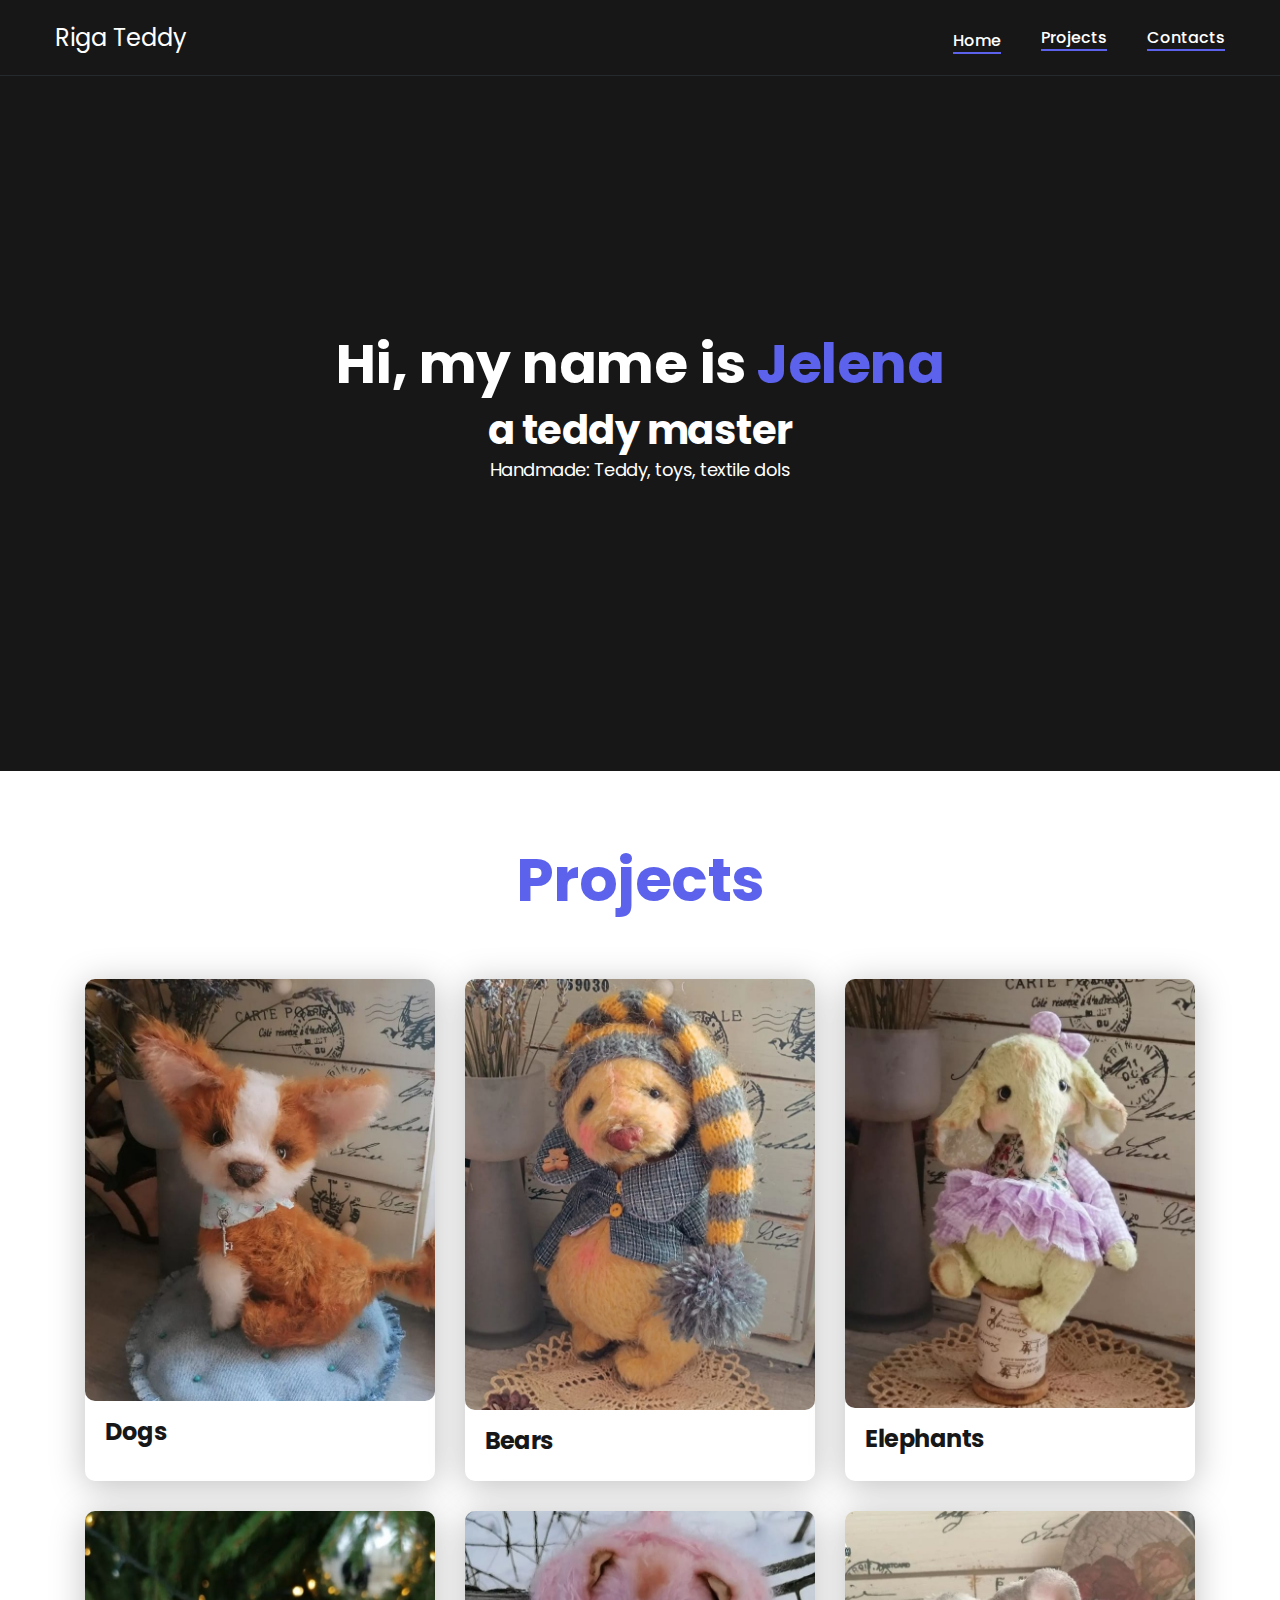
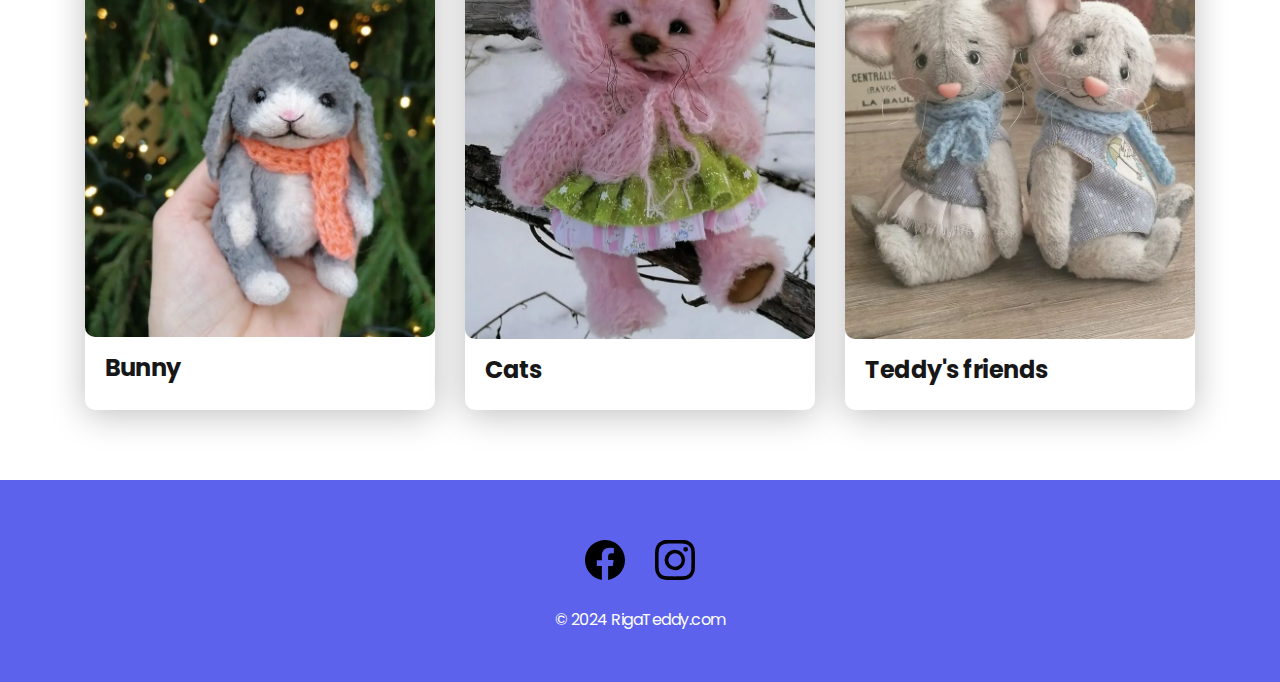
<file: index.html>
<!DOCTYPE html>
<html lang="en">
<head>
  <meta charset="UTF-8">
  <meta name="viewport" content="width=device-width, initial-scale=1.0">
  <title>Document</title>
  <link rel="stylesheet" href="./css/main.css">
</head>
<body>
  <nav class="nav">
    <div class="container">
      <div class="nav-row">
        <a href="./index.html" class="logo">Riga Teddy
          <ul class="nav-list">
            <li class="nav-list__item"><a class="scroll" href="#block1" class="nav-list__link nav-list__link--active">Home</a></li>
            <li class="nav-list__item"><a class="scroll" href="#block2" class="nav-list__link">Projects</a></li>
            <li class="nav-list__item"><a class="scroll" href="#block3" class="nav-list__link">Contacts</a></li>
          </ul>
        </div>
      </div>
    </div>
  </nav>

  <header class="header">
    <div class="container">
      <div class="header__wrapper">
        <h1 class="hedder__title">
          <strong>Hi, my name is <em>Jelena</em></strong><br>
          a teddy master 
        </h1>
        <div class="header__text">
          <p>Handmade: Teddy, toys, textile dols</p>
        </div>
      </div>
    </div>
  </header>

  <main class="section">
    <div class="container">
      <h2 class="title-1" id="block2">Projects</h2>
      <ul class="projects">
        <li class="project">
            <a href="dogs.html">
            <img src="./img/dogs/dog2.jpeg" alt="Project_img" class="project__img">
            <h3 class="project__title">Dogs</h3>
          </a>
        </li>
        <li class="project">
          <a href="bear.html">
            <img src="./img/bear/bear1.jpeg" alt="Project_img" class="project__img">
            <h3 class="project__title">Bears</h3>
          </a>
        </li>
        <li class="project">
          <a href="elephants.html">
            <img src="./img/elephants/elep1.jpeg" alt="Project_img" class="project__img">
            <h3 class="project__title">Elephants</h3>
          </a>
        </li>
        <li class="project">
          <a href="bunny.html">
            <img src="./img/hare/bunny4.jpeg" alt="Project_img" class="project__img">
            <h3 class="project__title">Bunny</h3>
          </a>
        </li>
        <li class="project">
          <a href="cats.html">
            <img src="./img/cats/cats1.jpeg" alt="Project_img" class="project__img">
            <h3 class="project__title">Cats</h3>
          </a>
        </li>
        <li class="project">
          <a href="friends.html">
            <img src="./img/Friends/friends2.jpeg" alt="Project_img" class="project__img">
            <h3 class="project__title">Teddy's friends</h3>
          </a>
        </li>
      </ul>
    </div>
  </main>
  <div class="btn-up btn-up_hide"></div>
  <footer class="fotter">
    <div class="container">
      <div class="footer__wrapper" id="block3">
        <ul class="social">
          <li class="social__item">
            <a href="https://www.facebook.com/jungadolls/"><img src="./img/facebook.svg" alt="link"></a>
          </li>
          <li class="social__item">
            <a href="https://www.instagram.com/morozova.dolls/?img_index=1"><img src="./img/instagram.svg" alt="link"></a>
          </li>
        </ul>
        <div class="copyright">
          © 2024 RigaTeddy.com
        </div>
      </div>
    </div>
  </footer>
<script src="script.js"></script>
</body>
</html>
</file>
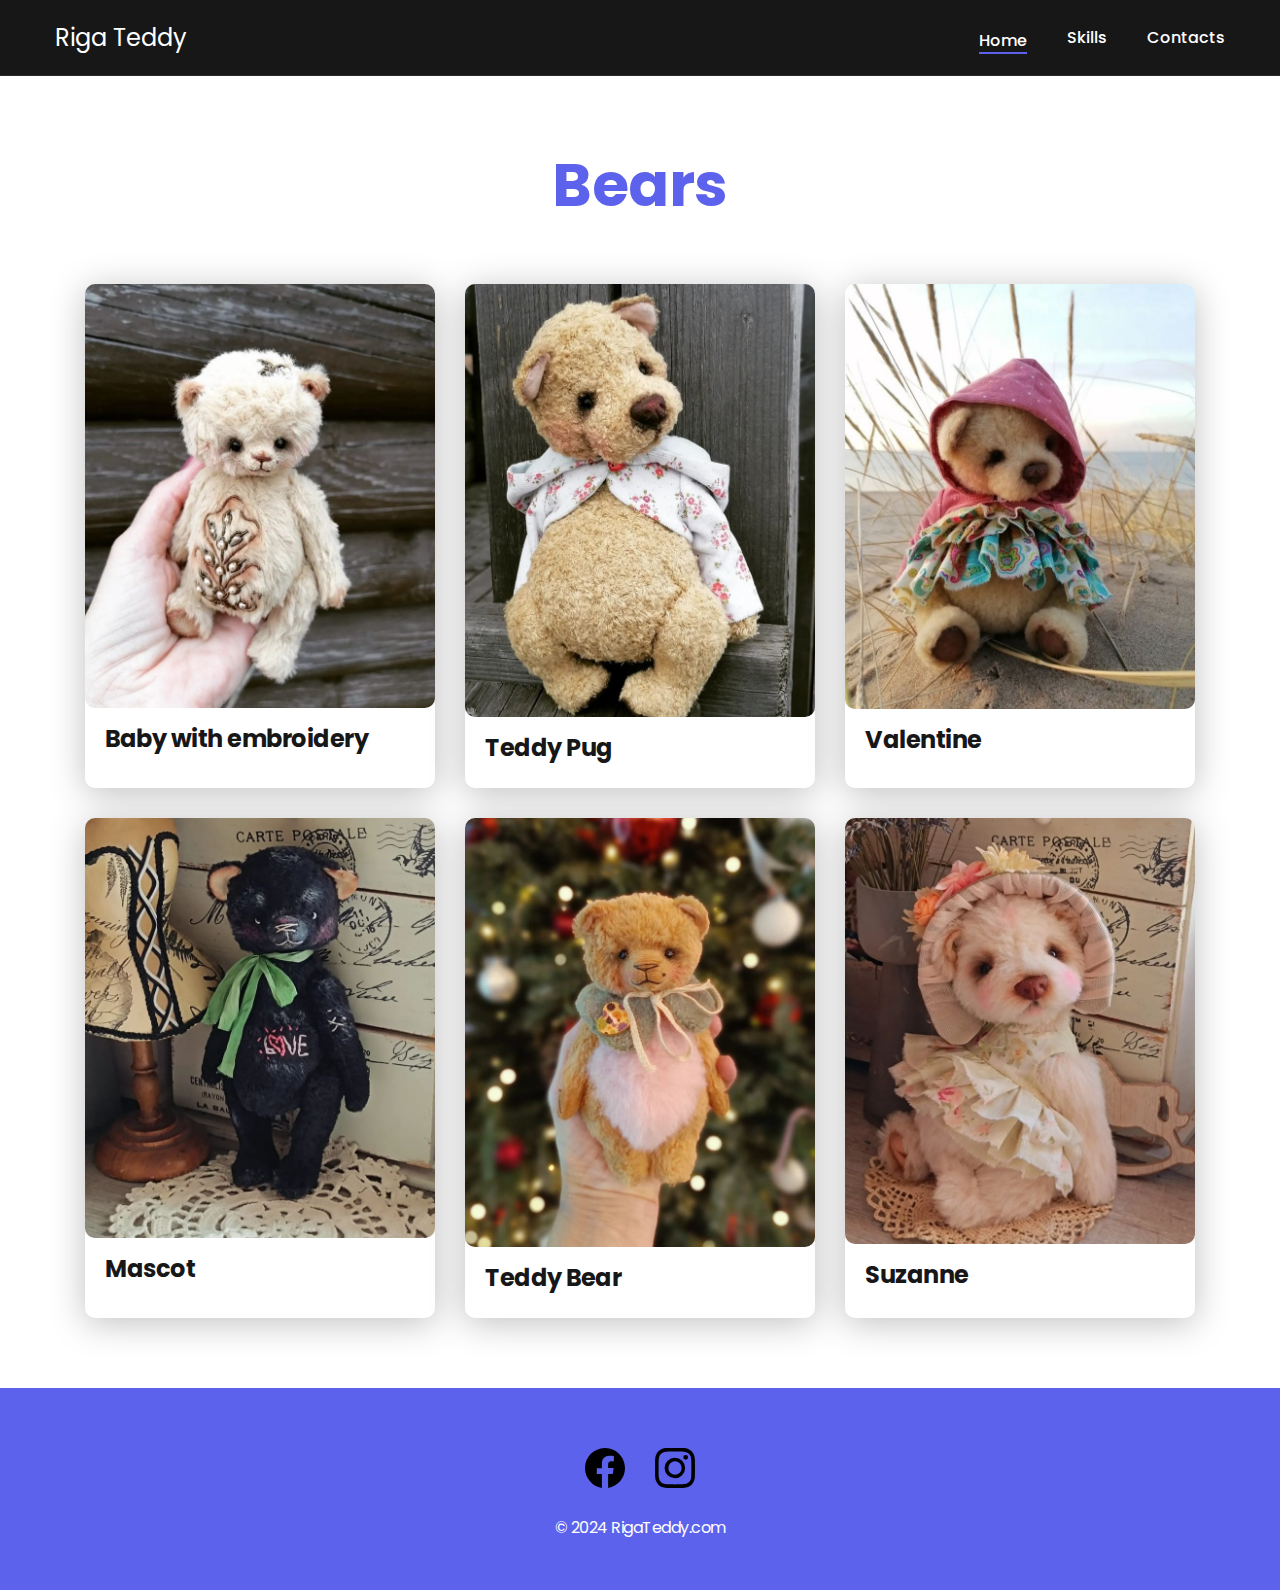
<file: bear.html>
<!DOCTYPE html>
<html lang="en">
<head>
  <meta charset="UTF-8">
  <meta name="viewport" content="width=device-width, initial-scale=1.0">
  <title>Document</title>
  <link rel="stylesheet" href="./css/main.css">
</head>
<body>
  <nav class="nav">
    <div class="container">
      <div class="nav-row">
        <a href="./index.html" class="logo">Riga Teddy
          <ul class="nav-list">
            <li class="nav-list__item"><a href="./index.html" class="nav-list__link nav-list__link--active">Home</a></li>
            <li class="nav-list__item"><a href="#" class="nav-list__link">Skills</a></li>
            <li class="nav-list__item"><a href="#" class="nav-list__link">Contacts</a></li>
          </ul>
        </div>
      </div>
    </div>
  </nav>


  <main class="section">
    <div class="container">
      <h2 class="title-1">Bears</h2>
        <ul class="projects">
        <li class="project">
            <img src="./img/bear/bear2.jpeg" alt="Project_img" class="project__img">
            <h3 class="project__title">Baby with embroidery</h3>
          </a>
        </li>
          <li class="project">
              <img src="./img/bear/bear3.jpeg" alt="Project_img" class="project__img">
              <h3 class="project__title">Teddy Pug</h3>
            </a>
          </li>
          <li class="project">
              <img src="./img/bear/bear4.jpeg" alt="Project_img" class="project__img">
              <h3 class="project__title">Valentine</h3>
            </a>
          </li>
            <li class="project">
              <img src="./img/bear/bear5.jpeg" alt="Project_img" class="project__img">
              <h3 class="project__title">Mascot</h3>
            </a>
          </li>
          <li class="project">
            <img src="./img/bear/bear6.jpeg" alt="Project_img" class="project__img">
            <h3 class="project__title">Teddy Bear</h3>
          </a>
        </li>
          <li class="project">
            <img src="./img/bear/bear7.jpeg" alt="Project_img" class="project__img">
            <h3 class="project__title">Suzanne</h3>
          </a>
        </li>
      </ul>
    </div>
  </main>

  <footer class="fotter">
    <div class="container">
      <div class="footer__wrapper">
        <ul class="social">
          <li class="social__item">
            <a href="https://www.facebook.com/jungadolls/"><img src="./img/facebook.svg" alt="link"></a>
          </li>
          <li class="social__item">
            <a href="https://www.instagram.com/morozova.dolls/?img_index=1"><img src="./img/instagram.svg" alt="link"></a>
          </li>
        </ul>
        <div class="copyright">
          © 2024 RigaTeddy.com
        </div>
      </div>
    </div>
  </footer>

</body>
</html>
</file>
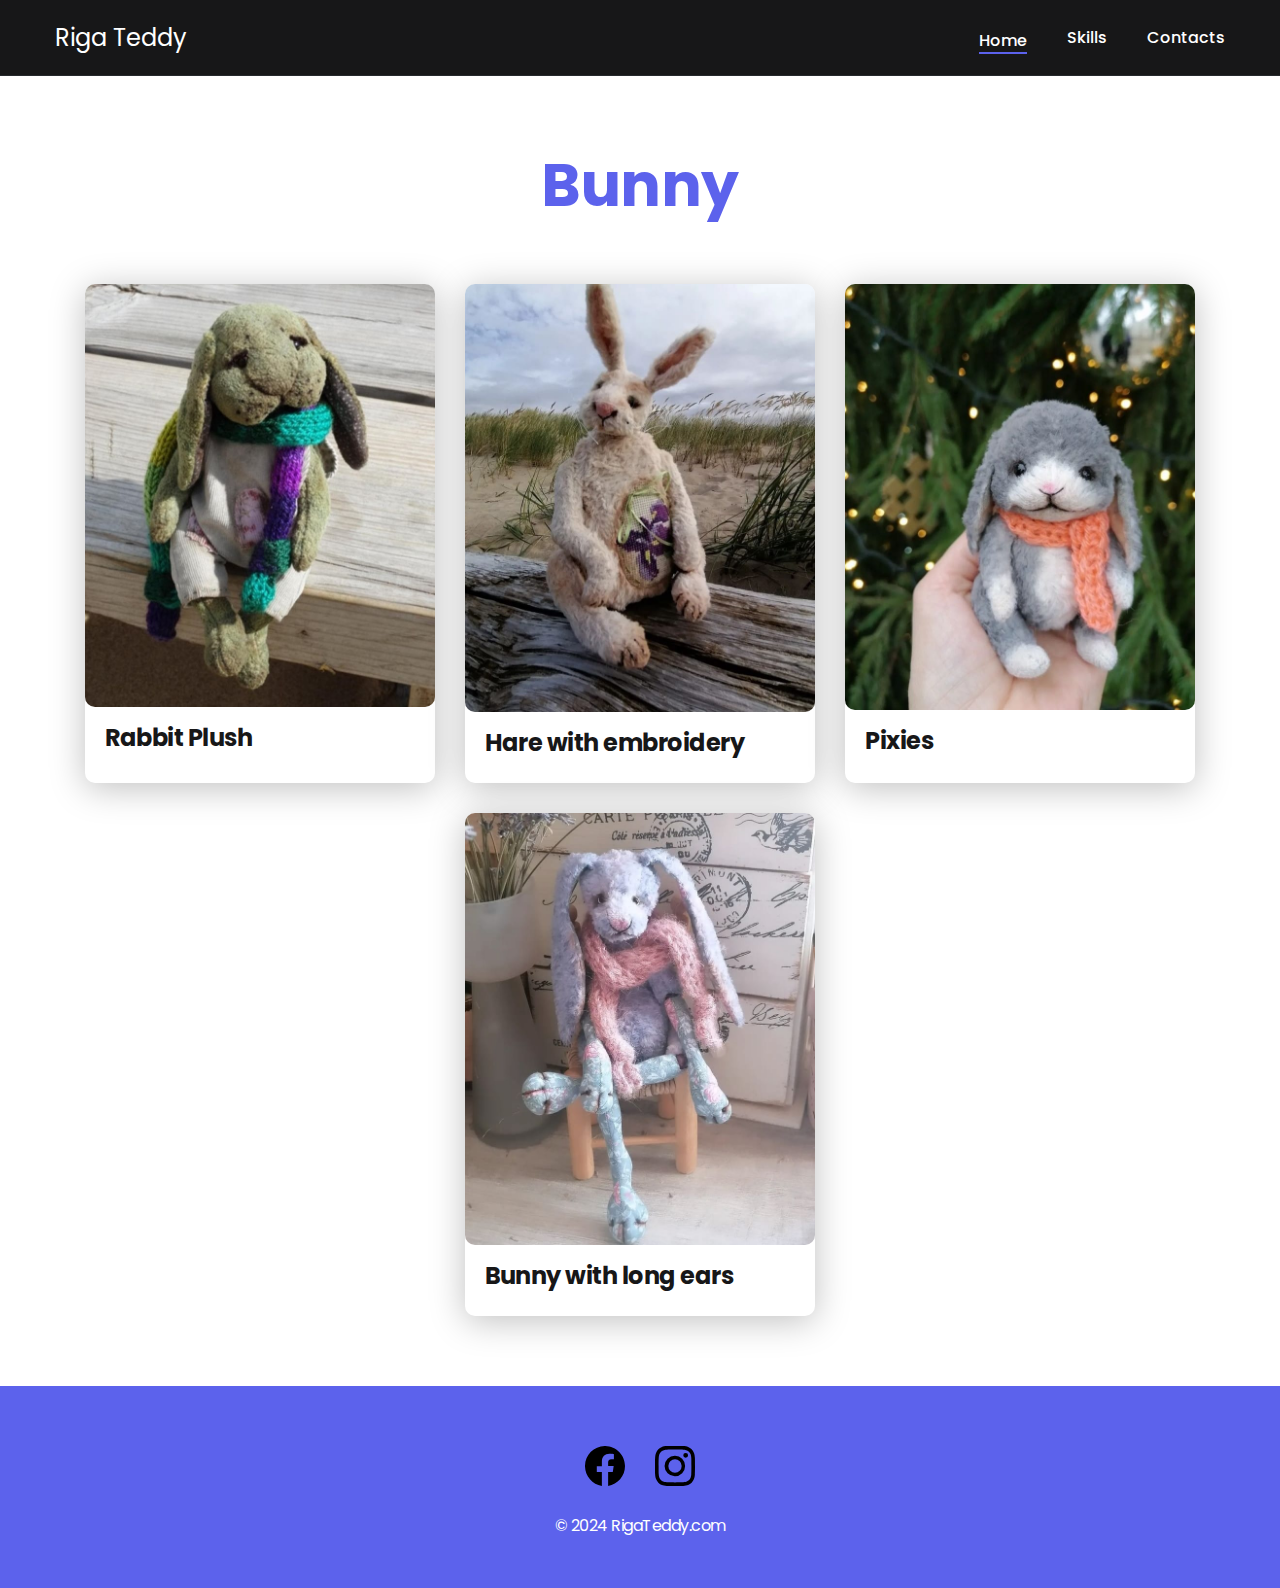
<file: bunny.html>
<!DOCTYPE html>
<html lang="en">
<head>
  <meta charset="UTF-8">
  <meta name="viewport" content="width=device-width, initial-scale=1.0">
  <title>Document</title>
  <link rel="stylesheet" href="./css/main.css">
</head>
<body>
  <nav class="nav">
    <div class="container">
      <div class="nav-row">
        <a href="./index.html" class="logo">Riga Teddy
          <ul class="nav-list">
            <li class="nav-list__item"><a href="./index.html" class="nav-list__link nav-list__link--active">Home</a></li>
            <li class="nav-list__item"><a href="#" class="nav-list__link">Skills</a></li>
            <li class="nav-list__item"><a href="#" class="nav-list__link">Contacts</a></li>
          </ul>
        </div>
      </div>
    </div>
  </nav>


  <main class="section">
    <div class="container">
      <h2 class="title-1">Bunny</h2>
      <ul class="projects">
        <li class="project">
            <img src="./img/hare/bunny2.jpeg" alt="Project_img" class="project__img">
            <h3 class="project__title">Rabbit Plush</h3>
          </a>
        </li>
        <li class="project">
            <img src="./img/hare/bunny3.jpeg" alt="Project_img" class="project__img">
            <h3 class="project__title">Hare with embroidery</h3>
          </a>
        </li>
        <li class="project">
            <img src="./img/hare/bunny4.jpeg" alt="Project_img" class="project__img">
            <h3 class="project__title">Pixies</h3>
          </a>
        </li>
        <li class="project">
          <img src="./img/hare/bunny5.jpeg" alt="Project_img" class="project__img">
          <h3 class="project__title">Bunny with long ears</h3>
        </a>
      </li>
      </ul>
    </div>
  </main>

  <footer class="fotter">
    <div class="container">
      <div class="footer__wrapper">
        <ul class="social">
          <li class="social__item">
            <a href="https://www.facebook.com/jungadolls/"><img src="./img/facebook.svg" alt="link"></a>
          </li>
          <li class="social__item">
            <a href="https://www.instagram.com/morozova.dolls/?img_index=1"><img src="./img/instagram.svg" alt="link"></a>
          </li>
        </ul>
        <div class="copyright">
          © 2024 RigaTeddy.com
        </div>
      </div>
    </div>
  </footer>

</body>
</html>
</file>
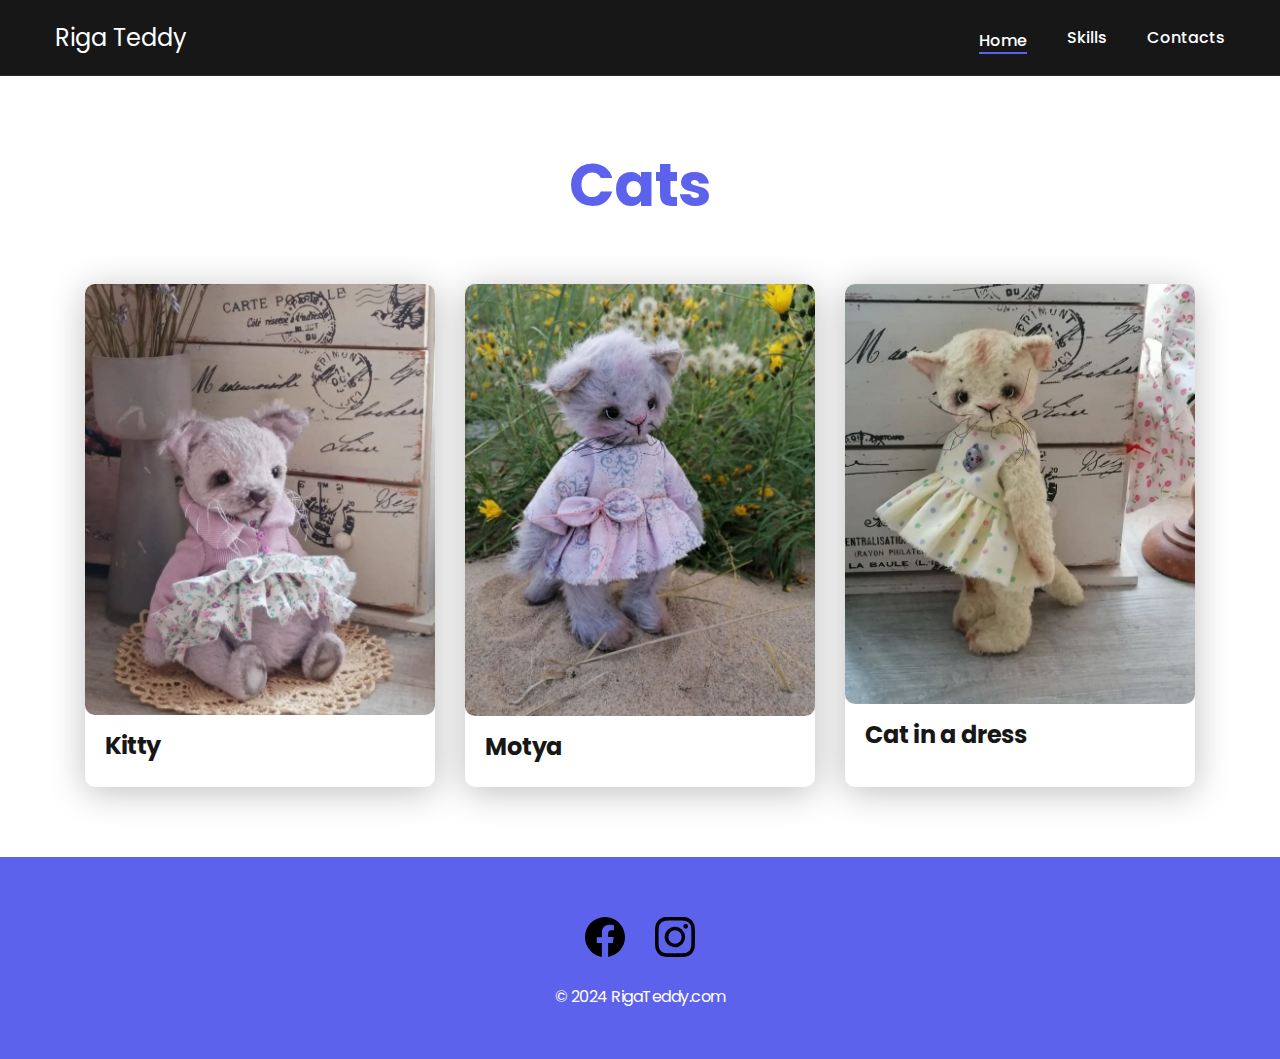
<file: cats.html>
<!DOCTYPE html>
<html lang="en">
<head>
  <meta charset="UTF-8">
  <meta name="viewport" content="width=device-width, initial-scale=1.0">
  <title>Document</title>
  <link rel="stylesheet" href="./css/main.css">
</head>
<body>
  <nav class="nav">
    <div class="container">
      <div class="nav-row">
        <a href="./index.html" class="logo">Riga Teddy
          <ul class="nav-list">
            <li class="nav-list__item"><a href="./index.html" class="nav-list__link nav-list__link--active">Home</a></li>
            <li class="nav-list__item"><a href="#" class="nav-list__link">Skills</a></li>
            <li class="nav-list__item"><a href="#" class="nav-list__link">Contacts</a></li>
          </ul>
        </div>
      </div>
    </div>
  </nav>


  <main class="section">
    <div class="container">
      <h2 class="title-1">Cats</h2>
      <ul class="projects">
        <li class="project">
            <img src="./img/cats/cats2.jpeg" alt="Project_img" class="project__img">
            <h3 class="project__title">Kitty</h3>
          </a>
        </li>
        <li class="project">
            <img src="./img/cats/cats3.jpeg" alt="Project_img" class="project__img">
            <h3 class="project__title">Motya</h3>
          </a>
        </li>
        <li class="project">
            <img src="./img/cats/cats4.jpeg" alt="Project_img" class="project__img">
            <h3 class="project__title">Cat in a dress</h3>
          </a>
        </li>
      </ul>
    </div>
  </main>

  <footer class="fotter">
    <div class="container">
      <div class="footer__wrapper">
        <ul class="social">
          <li class="social__item">
            <a href="https://www.facebook.com/jungadolls/"><img src="./img/facebook.svg" alt="link"></a>
          </li>
          <li class="social__item">
            <a href="https://www.instagram.com/morozova.dolls/?img_index=1"><img src="./img/instagram.svg" alt="link"></a>
          </li>
        </ul>
        <div class="copyright">
          © 2024 RigaTeddy.com
        </div>
      </div>
    </div>
  </footer>

</body>
</html>
</file>
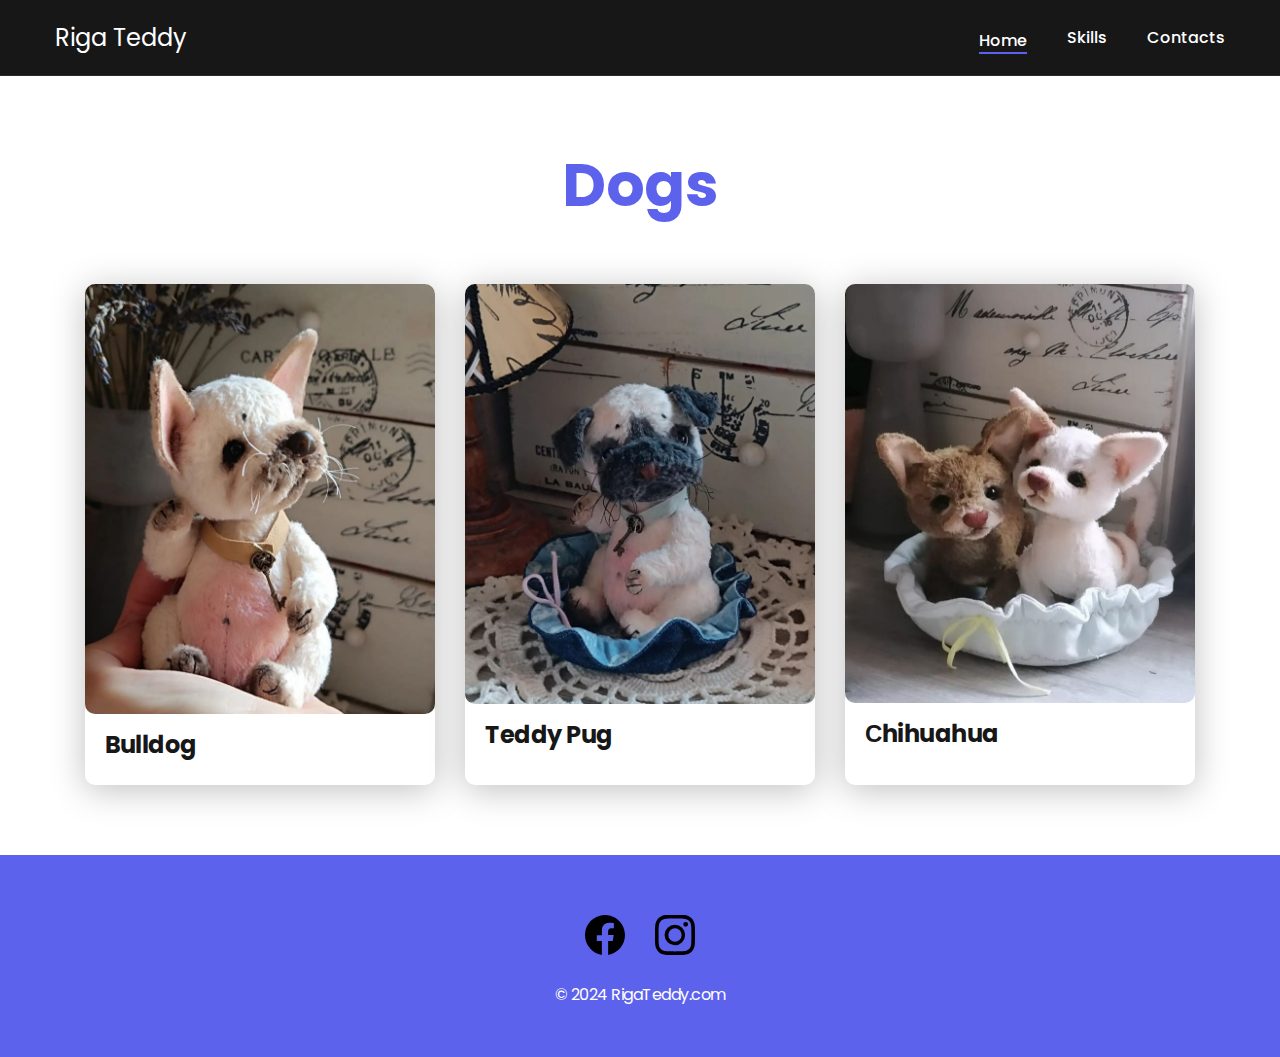
<file: dogs.html>
<!DOCTYPE html>
<html lang="en">
<head>
  <meta charset="UTF-8">
  <meta name="viewport" content="width=device-width, initial-scale=1.0">
  <title>Document</title>
  <link rel="stylesheet" href="./css/main.css">
</head>
<body>
  <nav class="nav">
    <div class="container">
      <div class="nav-row">
        <a href="./index.html" class="logo">Riga Teddy
          <ul class="nav-list">
            <li class="nav-list__item"><a href="./index.html" class="nav-list__link nav-list__link--active">Home</a></li>
            <li class="nav-list__item"><a href="#" class="nav-list__link">Skills</a></li>
            <li class="nav-list__item"><a href="#" class="nav-list__link">Contacts</a></li>
          </ul>
        </div>
      </div>
    </div>
  </nav>
  <main class="section">
    <div class="container">
      <h2 class="title-1">Dogs</h2>
      <ul class="projects">
        <li class="project">
            <img src="./img/dogs/dog1.jpeg" alt="Project_img" class="project__img">
            <h3 class="project__title">Bulldog</h3>
          </a>
        </li>
        <li class="project">
            <img src="./img/dogs/dog3.jpeg" alt="Project_img" class="project__img">
            <h3 class="project__title">Teddy Pug</h3>
          </a>
        </li>
        <li class="project">
            <img src="./img/dogs/dog4.jpeg" alt="Project_img" class="project__img">
            <h3 class="project__title">Сhihuahua</h3>
          </a>
        </li>
      </ul>
    </div>
  </main>

  <footer class="fotter">
    <div class="container">
      <div class="footer__wrapper">
        <ul class="social">
          <li class="social__item">
            <a href="https://www.facebook.com/jungadolls/"><img src="./img/facebook.svg" alt="link"></a>
          </li>
          <li class="social__item">
            <a href="https://www.instagram.com/morozova.dolls/?img_index=1"><img src="./img/instagram.svg" alt="link"></a>
          </li>
        </ul>
        <div class="copyright">
          © 2024 RigaTeddy.com
        </div>
      </div>
    </div>
  </footer>

</body>
</html>
</file>
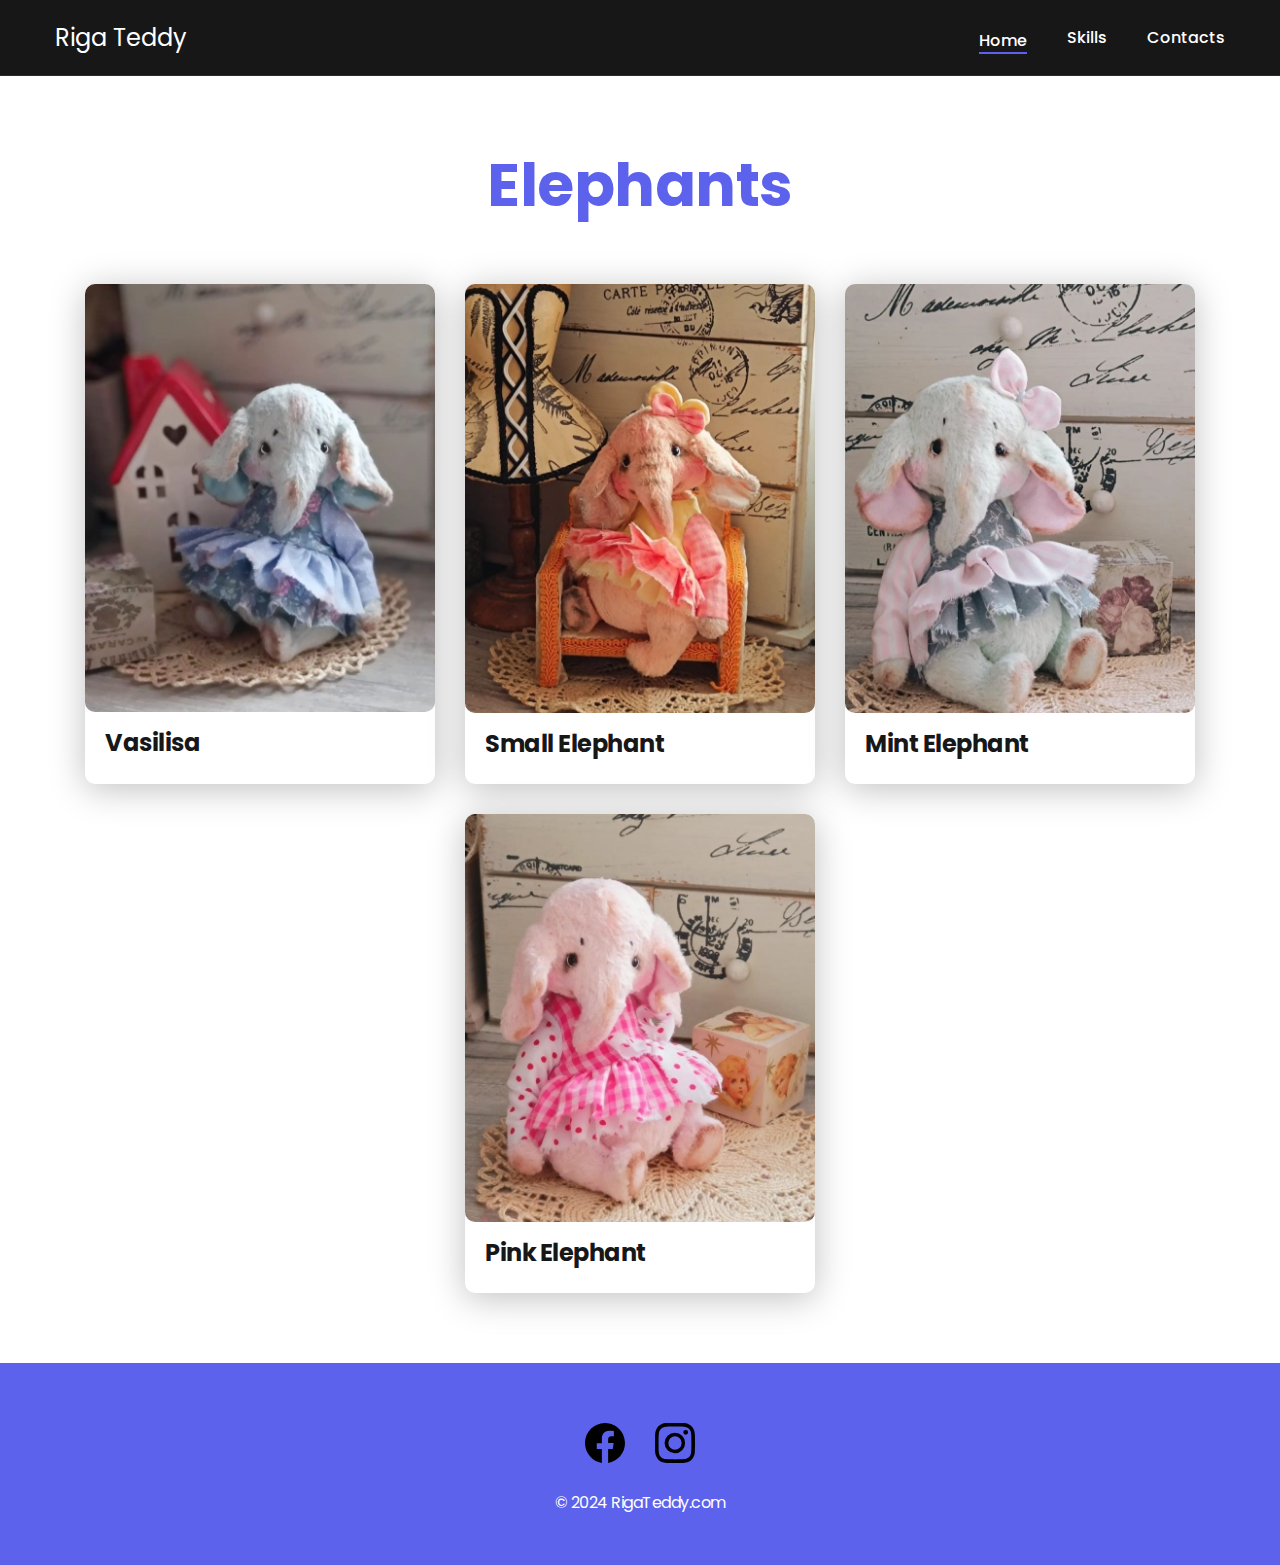
<file: elephants.html>
<!DOCTYPE html>
<html lang="en">
<head>
  <meta charset="UTF-8">
  <meta name="viewport" content="width=device-width, initial-scale=1.0">
  <title>Document</title>
  <link rel="stylesheet" href="./css/main.css">
</head>
<body>
  <nav class="nav">
    <div class="container">
      <div class="nav-row">
        <a href="./index.html" class="logo">Riga Teddy
          <ul class="nav-list">
            <li class="nav-list__item"><a href="./index.html" class="nav-list__link nav-list__link--active">Home</a></li>
            <li class="nav-list__item"><a href="#" class="nav-list__link">Skills</a></li>
            <li class="nav-list__item"><a href="#" class="nav-list__link">Contacts</a></li>
          </ul>
        </div>
      </div>
    </div>
  </nav>


  <main class="section">
    <div class="container">
      <h2 class="title-1">Elephants</h2>
      <ul class="projects">
        <li class="project">
            <img src="./img/elephants/elep2.jpeg" alt="Project_img" class="project__img">
            <h3 class="project__title">Vasilisa</h3>
          </a>
        </li>
        <li class="project">
            <img src="./img/elephants/elep3.jpeg" alt="Project_img" class="project__img">
            <h3 class="project__title">Small Elephant</h3>
          </a>
        </li>
        <li class="project">
            <img src="./img/elephants/elep4.jpeg" alt="Project_img" class="project__img">
            <h3 class="project__title">Mint Elephant</h3>
          </a>
        </li>
        <li class="project">
          <img src="./img/elephants/elep5.jpeg" alt="Project_img" class="project__img">
          <h3 class="project__title">Pink Elephant</h3>
        </a>
      </li>
      </ul>
    </div>
  </main>

  <footer class="fotter">
    <div class="container">
      <div class="footer__wrapper">
        <ul class="social">
          <li class="social__item">
            <a href="https://www.facebook.com/jungadolls/"><img src="./img/facebook.svg" alt="link"></a>
          </li>
          <li class="social__item">
            <a href="https://www.instagram.com/morozova.dolls/?img_index=1"><img src="./img/instagram.svg" alt="link"></a>
          </li>
        </ul>
        <div class="copyright">
          © 2024 RigaTeddy.com
        </div>
      </div>
    </div>
  </footer>

</body>
</html>
</file>
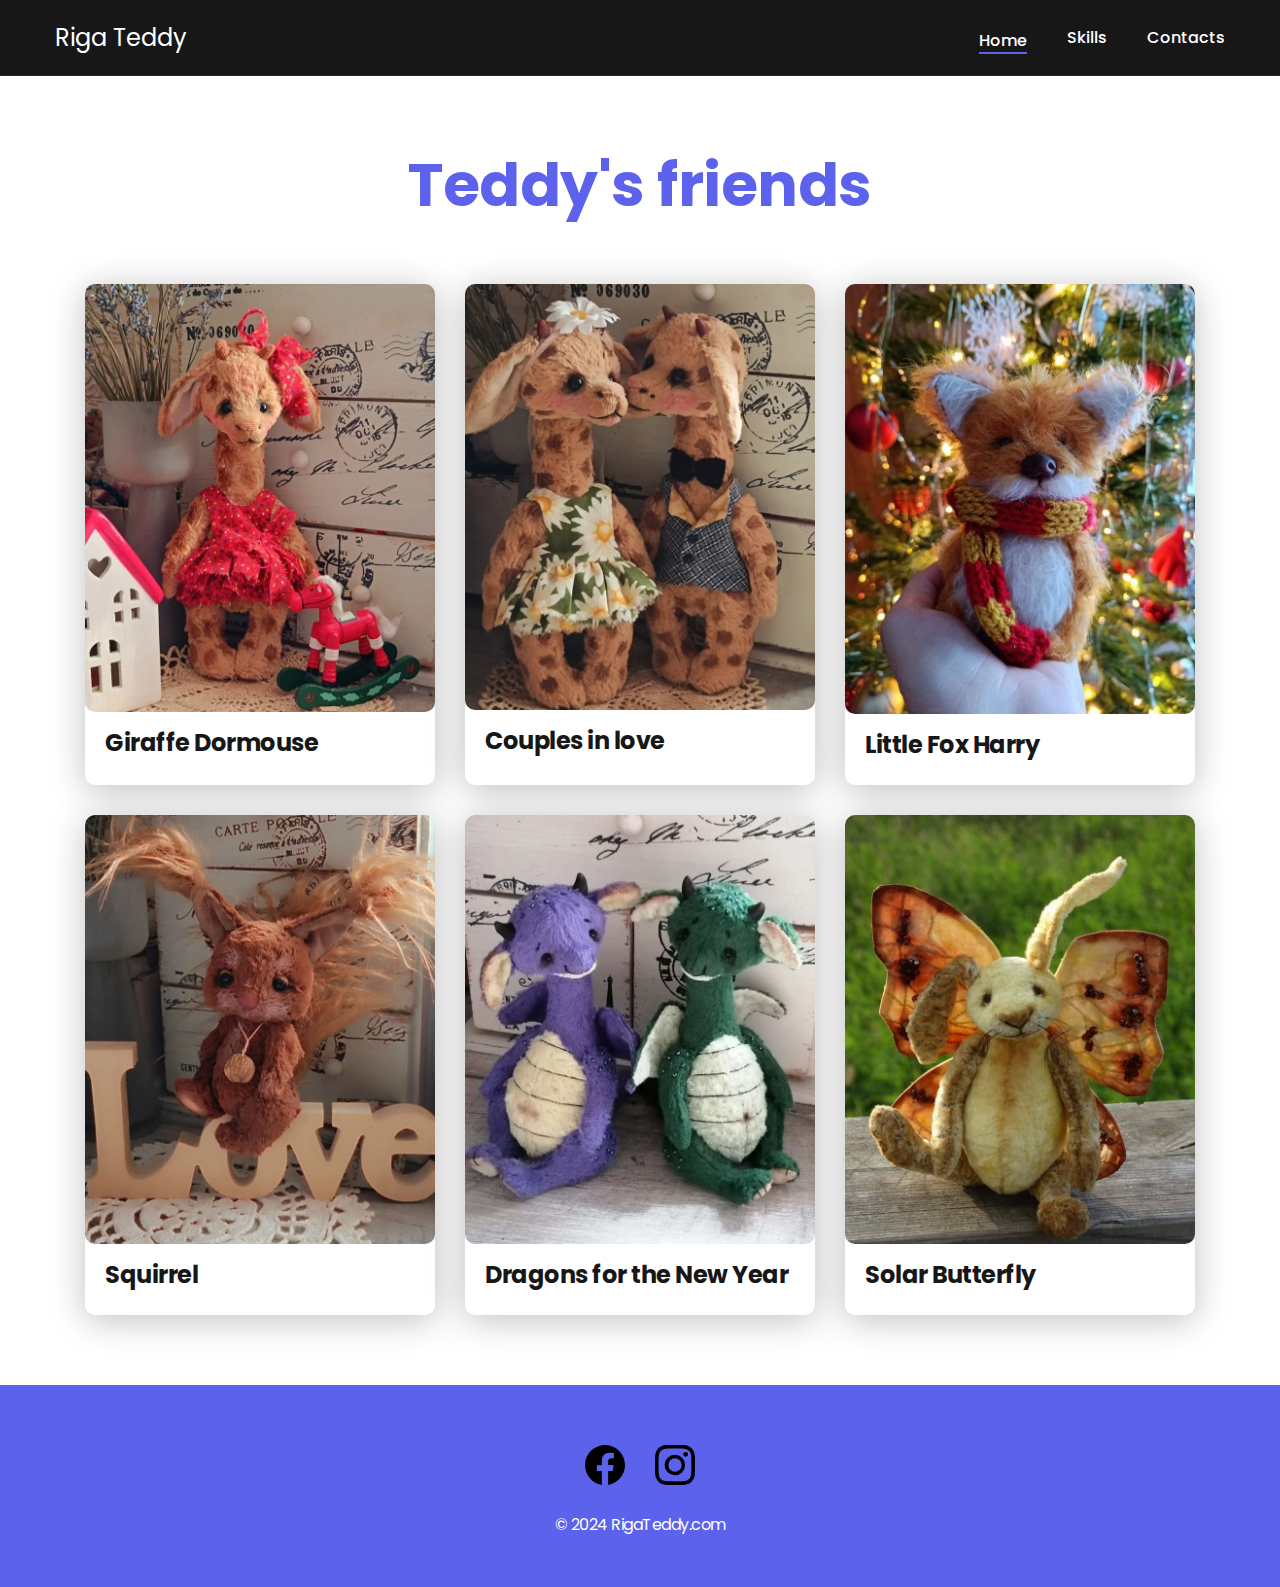
<file: friends.html>
<!DOCTYPE html>
<html lang="en">
<head>
  <meta charset="UTF-8">
  <meta name="viewport" content="width=device-width, initial-scale=1.0">
  <title>Document</title>
  <link rel="stylesheet" href="./css/main.css">
</head>
<body>
  <nav class="nav">
    <div class="container">
      <div class="nav-row">
        <a href="./index.html" class="logo">Riga Teddy
          <ul class="nav-list">
            <li class="nav-list__item"><a href="./index.html" class="nav-list__link nav-list__link--active">Home</a></li>
            <li class="nav-list__item"><a href="#" class="nav-list__link">Skills</a></li>
            <li class="nav-list__item"><a href="#" class="nav-list__link">Contacts</a></li>
          </ul>
        </div>
      </div>
    </div>
  </nav>


  <main class="section">
    <div class="container">
      <h2 class="title-1">Teddy's friends</h2>
        <ul class="projects">
          <li class="project">
              <img src="./img/Friends/friends3 (1).jpeg" alt="Project_img" class="project__img">
              <h3 class="project__title">Giraffe Dormouse</h3>
            </a>
          </li>
          <li class="project">
              <img src="./img/Friends/friends3 (6).jpeg" alt="Project_img" class="project__img">
              <h3 class="project__title">Couples in love</h3>
            </a>
          </li>
            <li class="project">
              <img src="./img/Friends/friends10 (2).jpeg" alt="Project_img" class="project__img">
              <h3 class="project__title">Little Fox Harry</h3>
            </a>
          </li>
          <li class="project">
            <img src="./img/Friends/friends3 (7).jpeg" alt="Project_img" class="project__img">
            <h3 class="project__title">Squirrel</h3>
          </a>
        </li>
          <li class="project">
            <img src="./img/Friends/friends3 (8).jpeg" alt="Project_img" class="project__img">
            <h3 class="project__title">Dragons for the New Year</h3>
          </a>
        </li>
        <li class="project">
          <img src="./img/Friends/friends3 (9).jpeg" alt="Project_img" class="project__img">
          <h3 class="project__title">Solar Butterfly</h3>
        </a>
      </li>
      </ul>
    </div>
  </main>

  <footer class="fotter">
    <div class="container">
      <div class="footer__wrapper">
        <ul class="social">
          <li class="social__item">
            <a href="https://www.facebook.com/jungadolls/"><img src="./img/facebook.svg" alt="link"></a>
          </li>
          <li class="social__item">
            <a href="https://www.instagram.com/morozova.dolls/?img_index=1"><img src="./img/instagram.svg" alt="link"></a>
          </li>
        </ul>
        <div class="copyright">
          © 2024 RigaTeddy.com
        </div>
      </div>
    </div>
  </footer>

</body>
</html>
</file>
<file: css/main.css>
@import "./reset.css";
@import url('https://fonts.googleapis.com/css2?family=DM+Sans:wght@400;500;700&family=Poppins:wght@400;500;700&display=swap');

/*
font-family: 'DM Sans', sans-serif;
font-family: 'Poppins', sans-serif;
*/

:root {
  --blackpure: #000;
  --black: #171718;
  --black-border: #26292D;
  --white: #fff;
  --purple: #5C62EC;

  --text-color: var(--black);

  --dark-bg: var(--black);
  --dark-border: var(--black-border);
  --header-text: var(--white);
  --accent: var(--purple);

  /* Light mode */
  --page-bg: var(--white);
  --text-color: var(--black);

  --title-1: var(--accent);

  --project-card-bg: var(--white);
  --project-card-text: var(--black);
  --box-shadow: 0px 5px 35px rgba(0, 0, 0, 0.25);
}


html, body {
  font-family: 'Poppins', sans-serif;
  letter-spacing: -0.5px;
  color: var(--black);
}

.container {
  margin: 0 auto;
  padding: 0 15px;
  max-width: 1200px;
}

/*NAV*/

.nav {
  padding: 20px 0;
  border-bottom: 1px solid var(--black-border);
  background-color: var(--black);
  color: var(--white);
  letter-spacing: normal;
}

.nav-row {
  display: flex;
  justify-content: space-between;
  align-items: center;
  column-gap: 30px;
  row-gap: 20px;
  flex-wrap: wrap;
}

.logo {
  color: var(--white);
  font-size: 24px;
  font-family: 'Poppins', sans-serif;
}

.logo strong {
  font-weight: 700;
}

.nav-list {
  display: flex;
  align-items: center;
  column-gap: 40px;
  font-size: 16px;
  font-weight: 500;
  font-family: 'Poppins', sans-serif;
}

.nav-list__link {
  color: var(--white);
  transition: opacity 0.2s ease-in;
}

.nav-list__link:hover {
  opacity: 0.8;
}

.nav-list__link--active {
  position: relative;
}

.nav-list__link--active:before {
  content: "";

  position: absolute;
  left: 0;
  top: 100%;

  display: block;
  height: 2px;
  width: 100%;
  background-color: var(--purple);
}

/* Header */

.header {
  padding: 40px 0;
  min-height: 695px;

  display: flex;
  justify-content: center;
  align-items: center;


  background-color: var(--dark-bg);
  color: var(--header-text);
  text-align: center;
}

.header__wrapper {
  padding: 0 15px;
  max-width: 660px;
}

.hedder__title {
  font-size: 40px;
  font-weight: 700;
  line-height: 1.4;
}

.hedder__title strong {
  font-size: 55px;
  font-weight: 700;
}

.hedder__title em {
  font-style: normal;
  color: var(--accent);
} 

.header__text {
  margin-bottom: 40px;
  font-size: 18px;
  line-height: 1.333;
}

.header__text p + p {
  margin-top: 0.5em;
}

/* Main */

.section {
  padding: 70px 0;
}

.title-1 {
  margin-bottom: 60px;
  font-size: 60px;
  font-weight: 700;
  line-height: 1.3;
  color: var(--accent);
  text-align: center;
}

.projects {
  display: flex;
  flex-wrap: wrap;
  justify-content: center;
  gap: 30px; /* заменил column-gap и row-gap на gap */
}

.project {
  flex: 0 1 350px; /* задаем фиксированную ширину элемента */
  max-width: 100%; /* удаляем максимальную ширину */
  background-color: var(--project-card-bg);
  box-shadow: var(--box-shadow);
  border-radius: 10px;
}
.scroll {
  color: var(--white);
  border-bottom: 2px solid #5C62EC;
}
.project__img {
  border-radius: 10px;
}

.project__title {
  padding: 15px 20px 25px;
  font-weight: 700;
  font-size: 24px;
  line-height: 130%;
  color: var(--text-color);
}

footer {
  margin-top: auto;
  padding: 60px 0 50px;
  background-color: var(--purple);
  color: var(--header-text);
}

.footer__wrapper {
  display: flex;
  flex-direction: column;
  align-items: center;
  row-gap: 27px;
}

.social {
  display: flex;
  column-gap: 30px;
  align-items: center;
  justify-content: center;

}

.social img {
  height: 40px;
}

.copyright {
  font-size: 16px;
  text-align: center;
}

.copyright p + p {
  margin-top: 0.5em;
}
</file>
